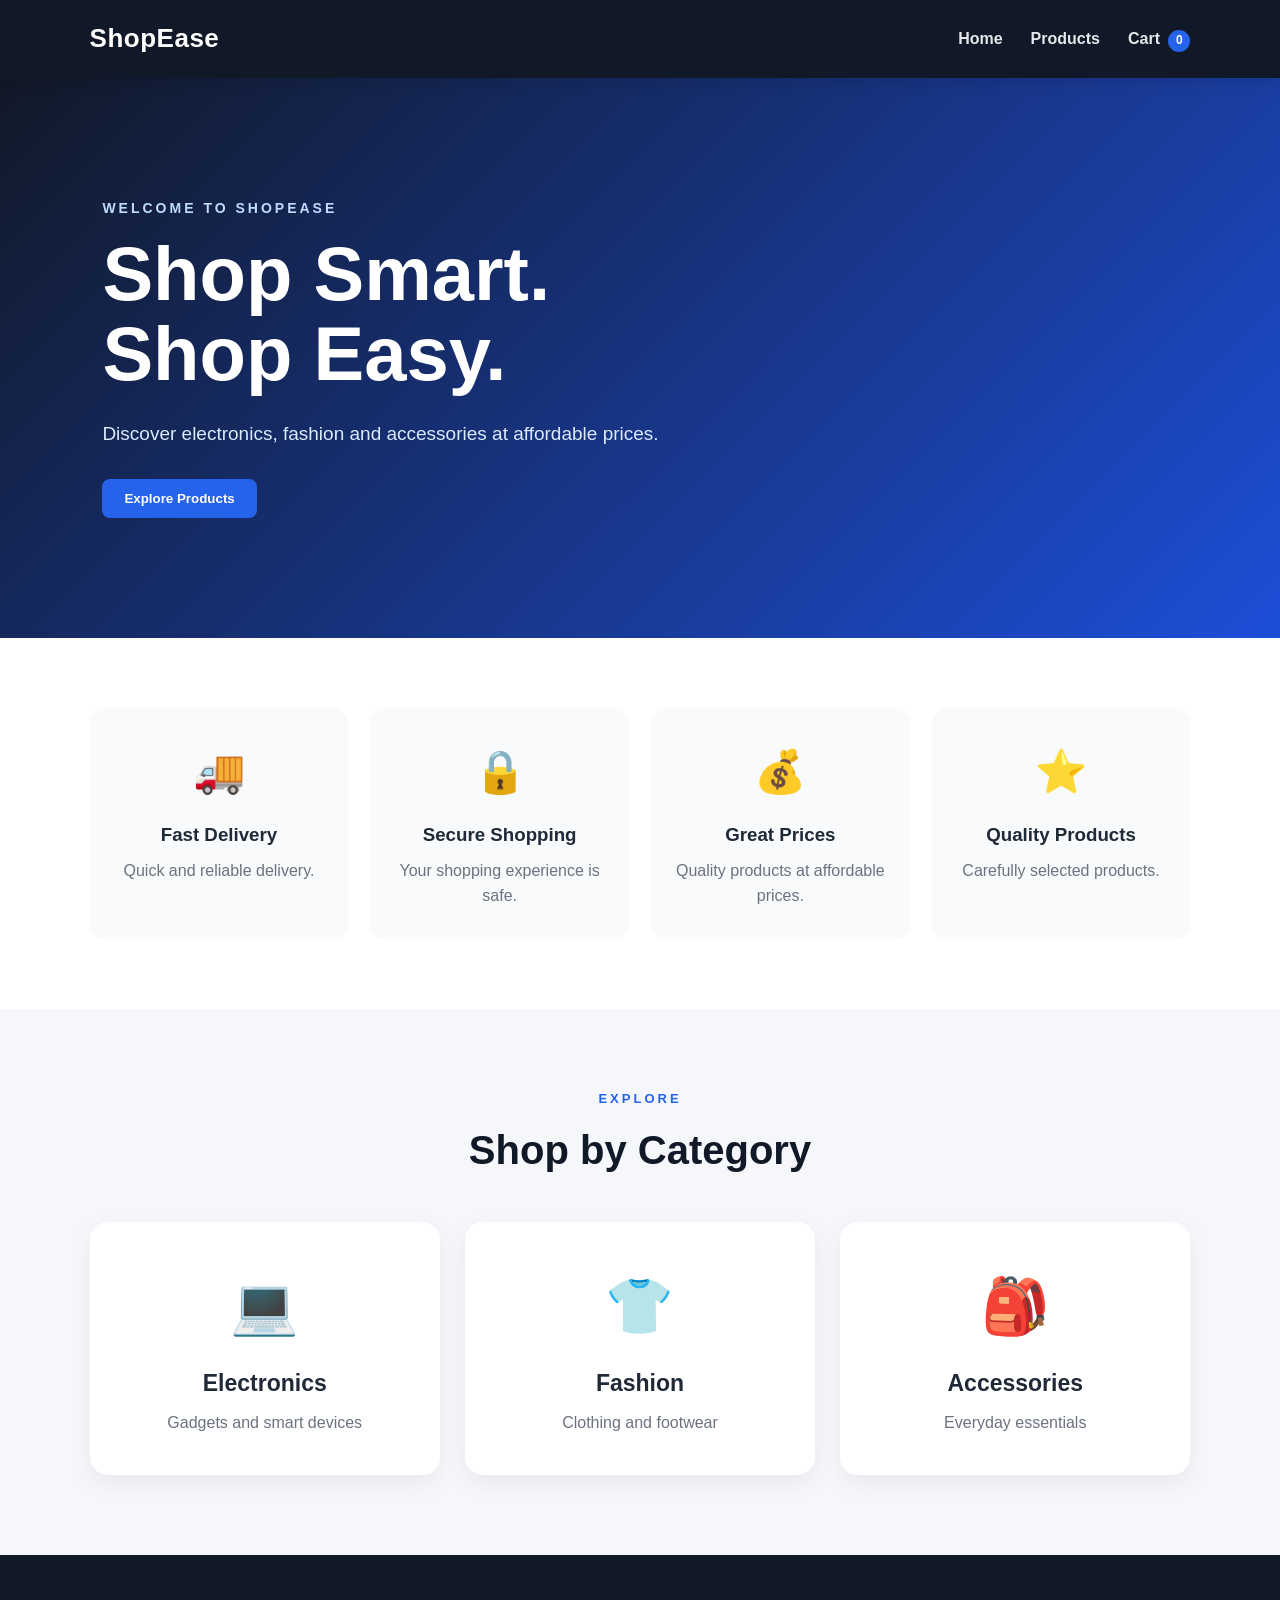
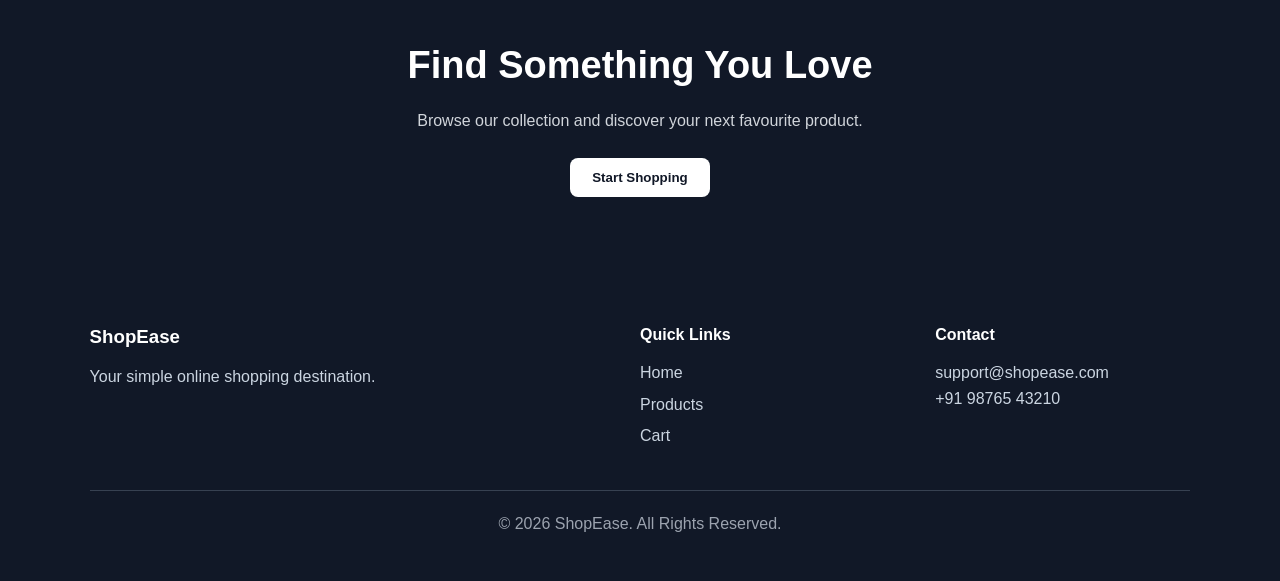
<file: index.html>
<!DOCTYPE html>
<html lang="en">

<head>

    <!-- Google Analytics 4 -->
    <script async src="https://www.googletagmanager.com/gtag/js?id=G-STXT0ZD5DV"></script>
    <script>
        window.dataLayer = window.dataLayer || [];

        function gtag() {
            dataLayer.push(arguments);
        }

        gtag('js', new Date());
        gtag('config', 'G-STXT0ZD5DV');
    </script>

    <meta charset="UTF-8">
    <meta name="viewport" content="width=device-width, initial-scale=1.0">

    <title>ShopEase - Online Shopping</title>

    <link rel="stylesheet" href="style.css">

</head>

<body>

<header>
    <nav class="navbar">

        <a href="index.html" class="logo">
            ShopEase
        </a>

        <div class="nav-links">
            <a href="index.html">Home</a>

            <a href="products.html">
                Products
            </a>

            <a href="cart.html">
                Cart
                <span id="cart-count">0</span>
            </a>
        </div>

    </nav>
</header>


<section class="hero">

    <div class="hero-content">

        <p class="hero-small">
            WELCOME TO SHOPEASE
        </p>

        <h1>
            Shop Smart.<br>
            Shop Easy.
        </h1>

        <p>
            Discover electronics, fashion and accessories
            at affordable prices.
        </p>

        <button
            type="button"
            class="button"
            onclick="goToProducts()">

            Explore Products

        </button>

    </div>

</section>


<section class="features">

    <div class="feature">
        <div class="feature-icon">🚚</div>

        <h3>Fast Delivery</h3>

        <p>
            Quick and reliable delivery.
        </p>
    </div>


    <div class="feature">
        <div class="feature-icon">🔒</div>

        <h3>Secure Shopping</h3>

        <p>
            Your shopping experience is safe.
        </p>
    </div>


    <div class="feature">
        <div class="feature-icon">💰</div>

        <h3>Great Prices</h3>

        <p>
            Quality products at affordable prices.
        </p>
    </div>


    <div class="feature">
        <div class="feature-icon">⭐</div>

        <h3>Quality Products</h3>

        <p>
            Carefully selected products.
        </p>
    </div>

</section>


<section class="categories">

    <div class="section-heading">

        <p>EXPLORE</p>

        <h2>
            Shop by Category
        </h2>

    </div>


    <div class="category-container">

        <a
            href="products.html?category=Electronics"
            class="category-card"
            onclick="trackCategoryClick('Electronics')">

            <div class="category-icon">
                💻
            </div>

            <h3>
                Electronics
            </h3>

            <p>
                Gadgets and smart devices
            </p>

        </a>


        <a
            href="products.html?category=Fashion"
            class="category-card"
            onclick="trackCategoryClick('Fashion')">

            <div class="category-icon">
                👕
            </div>

            <h3>
                Fashion
            </h3>

            <p>
                Clothing and footwear
            </p>

        </a>


        <a
            href="products.html?category=Accessories"
            class="category-card"
            onclick="trackCategoryClick('Accessories')">

            <div class="category-icon">
                🎒
            </div>

            <h3>
                Accessories
            </h3>

            <p>
                Everyday essentials
            </p>

        </a>

    </div>

</section>


<section class="cta">

    <h2>
        Find Something You Love
    </h2>

    <p>
        Browse our collection and discover your next favourite product.
    </p>

    <button
        type="button"
        class="button light-button"
        onclick="goToProducts()">

        Start Shopping

    </button>

</section>


<footer>

    <div class="footer-content">

        <div>

            <h3>
                ShopEase
            </h3>

            <p>
                Your simple online shopping destination.
            </p>

        </div>


        <div>

            <h4>
                Quick Links
            </h4>

            <a href="index.html">
                Home
            </a>

            <a href="products.html">
                Products
            </a>

            <a href="cart.html">
                Cart
            </a>

        </div>


        <div>

            <h4>
                Contact
            </h4>

            <p>
                support@shopease.com
            </p>

            <p>
                +91 98765 43210
            </p>

        </div>

    </div>


    <div class="copyright">

        © 2026 ShopEase. All Rights Reserved.

    </div>

</footer>


<script src="script.js"></script>

<script>

function goToProducts() {

    window.location.href = "products.html";

}

</script>

</body>

</html>
</file>
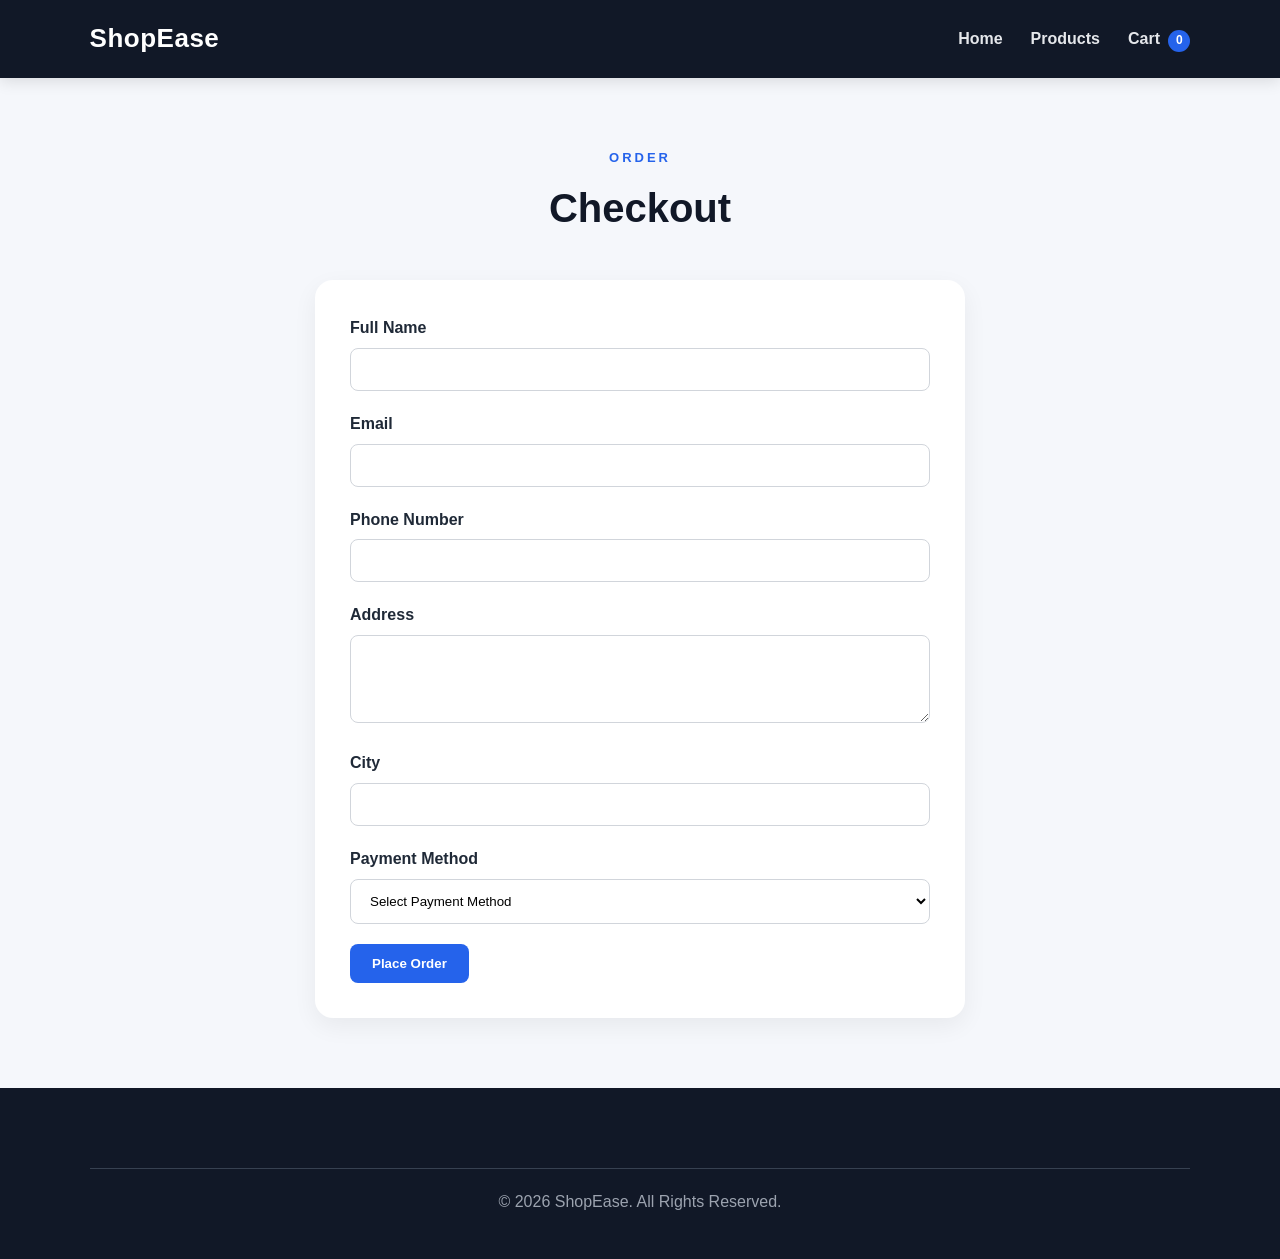
<file: cart.html>
<!DOCTYPE html>
<html lang="en">

<head>

    <!-- Google Analytics 4 -->
    <script async src="https://www.googletagmanager.com/gtag/js?id=G-STXT0ZD5DV"></script>

    <script>

        window.dataLayer = window.dataLayer || [];

        function gtag() {
            dataLayer.push(arguments);
        }

        gtag('js', new Date());

        gtag('config', 'G-STXT0ZD5DV');

    </script>


    <meta charset="UTF-8">

    <meta
        name="viewport"
        content="width=device-width, initial-scale=1.0">

    <title>
        Checkout - ShopEase
    </title>

    <link
        rel="stylesheet"
        href="style.css">

</head>


<body>


<header>

    <nav class="navbar">

        <a
            href="index.html"
            class="logo">

            ShopEase

        </a>


        <div class="nav-links">

            <a href="index.html">
                Home
            </a>

            <a href="products.html">
                Products
            </a>

            <a href="cart.html">

                Cart

                <span id="cart-count">
                    0
                </span>

            </a>

        </div>

    </nav>

</header>


<section class="checkout-section">

    <div class="section-heading">

        <p>
            ORDER
        </p>

        <h1>
            Checkout
        </h1>

    </div>


    <form
        class="checkout-form"
        onsubmit="completePurchase(event)">


        <div class="form-group">

            <label for="customer-name">
                Full Name
            </label>

            <input
                type="text"
                id="customer-name"
                required>

        </div>


        <div class="form-group">

            <label for="customer-email">
                Email
            </label>

            <input
                type="email"
                id="customer-email"
                required>

        </div>


        <div class="form-group">

            <label for="customer-phone">
                Phone Number
            </label>

            <input
                type="tel"
                id="customer-phone"
                required>

        </div>


        <div class="form-group">

            <label for="customer-address">
                Address
            </label>

            <textarea
                id="customer-address"
                rows="4"
                required>
            </textarea>

        </div>


        <div class="form-group">

            <label for="customer-city">
                City
            </label>

            <input
                type="text"
                id="customer-city"
                required>

        </div>


        <div class="form-group">

            <label for="payment-method">
                Payment Method
            </label>

            <select
                id="payment-method"
                required>

                <option value="">
                    Select Payment Method
                </option>

                <option value="UPI">
                    UPI
                </option>

                <option value="Credit Card">
                    Credit Card
                </option>

                <option value="Debit Card">
                    Debit Card
                </option>

                <option value="Cash on Delivery">
                    Cash on Delivery
                </option>

            </select>

        </div>


        <button
            type="submit"
            class="button">

            Place Order

        </button>


    </form>

</section>


<footer>

    <div class="copyright">

        © 2026 ShopEase. All Rights Reserved.

    </div>

</footer>


<script src="script.js"></script>


</body>

</html>
</file>
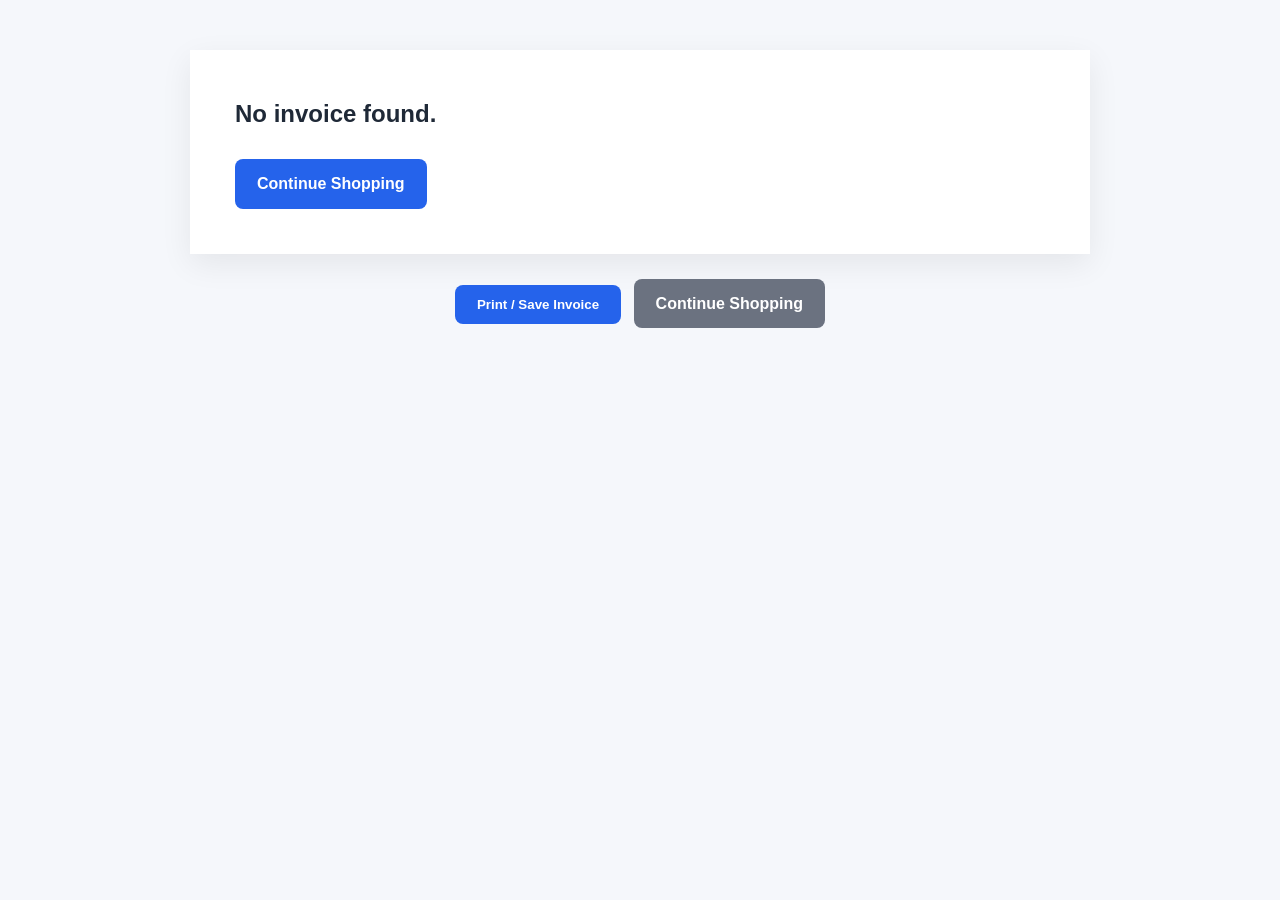
<file: invoice.html>
<!DOCTYPE html>
<html lang="en">

<head>

    <!-- Google Analytics 4 -->
    <script async src="https://www.googletagmanager.com/gtag/js?id=G-STXT0ZD5DV"></script>

    <script>

        window.dataLayer = window.dataLayer || [];

        function gtag() {
            dataLayer.push(arguments);
        }

        gtag('js', new Date());

        gtag('config', 'G-STXT0ZD5DV');

    </script>


    <meta charset="UTF-8">

    <meta
        name="viewport"
        content="width=device-width, initial-scale=1.0">

    <title>
        Invoice - ShopEase
    </title>

    <link
        rel="stylesheet"
        href="style.css">

</head>


<body>


<section class="invoice-section">

    <div
        id="invoice"
        class="invoice">

    </div>


    <div class="invoice-actions">

        <button
            type="button"
            class="button"
            onclick="window.print()">

            Print / Save Invoice

        </button>


        <a
            href="products.html"
            class="button secondary-button">

            Continue Shopping

        </a>

    </div>

</section>


<script src="script.js"></script>

<script>

    generateInvoice();

</script>


</body>

</html>
</file>
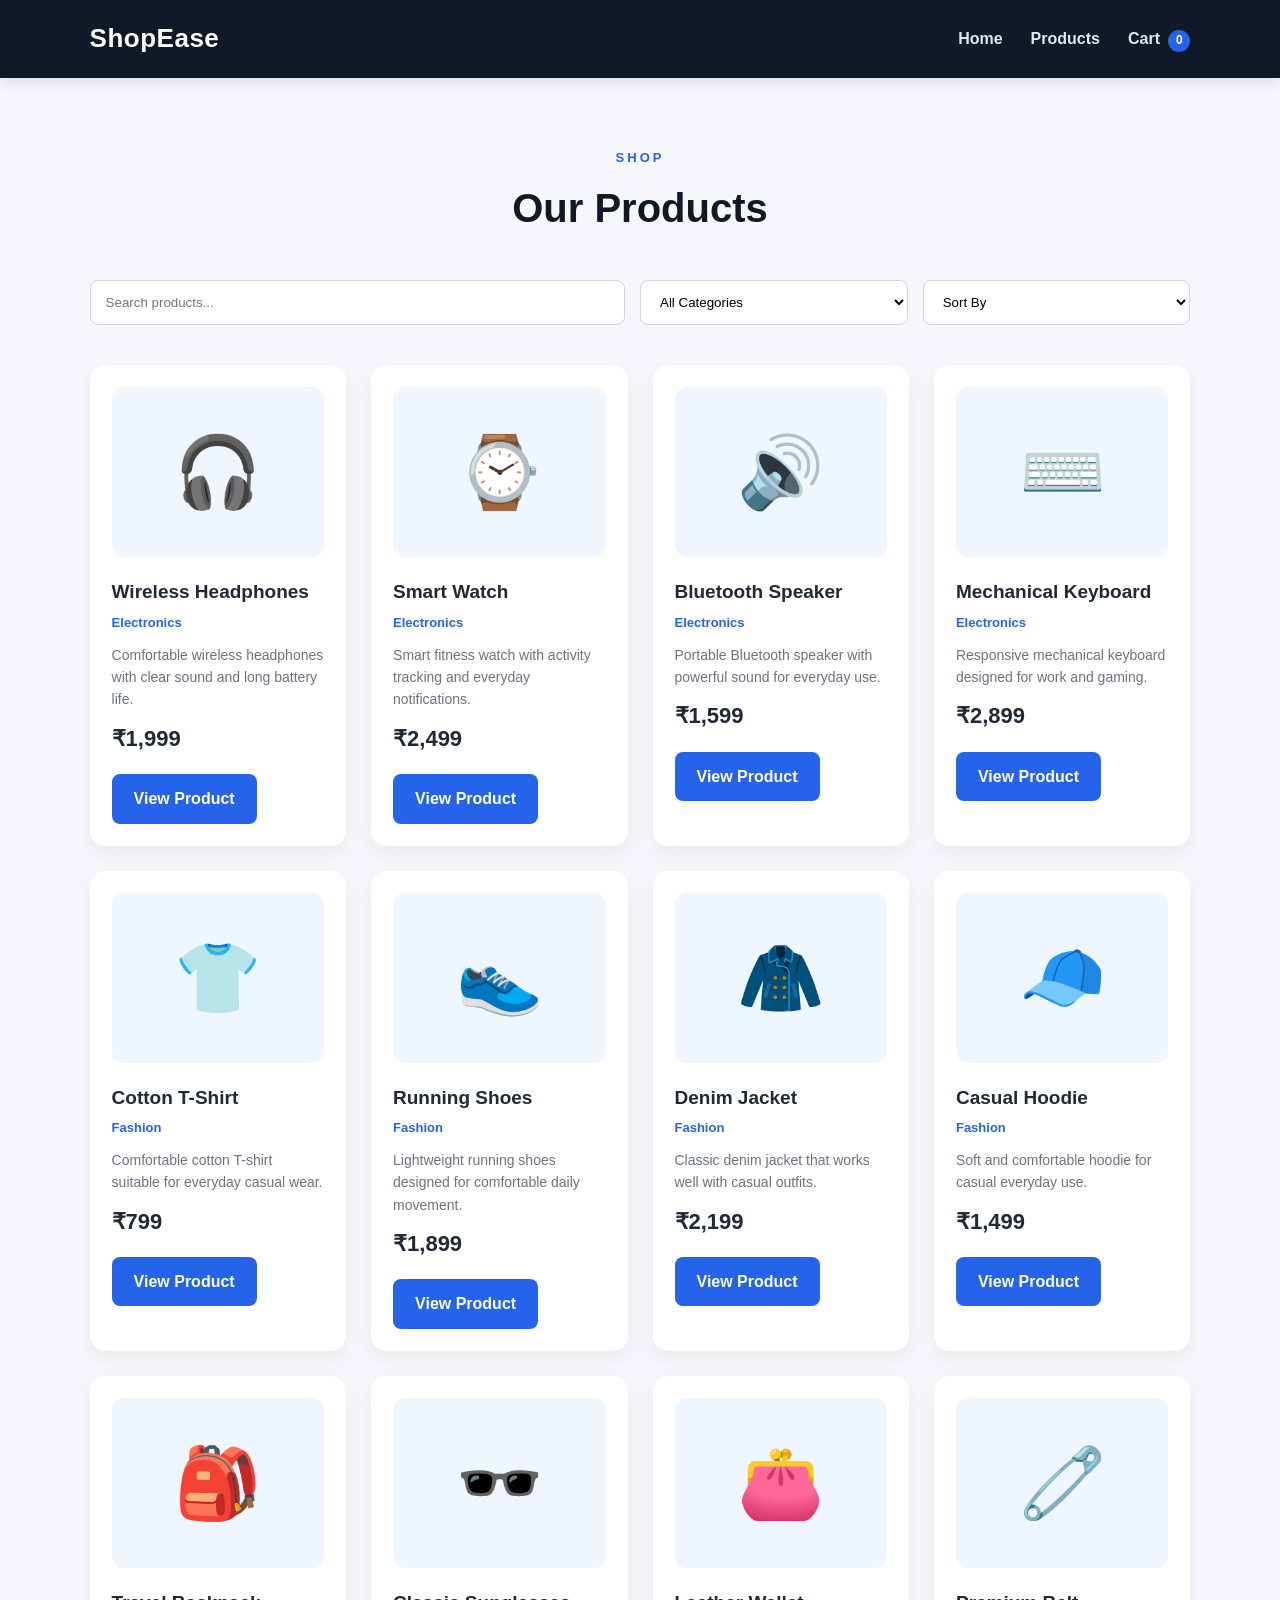
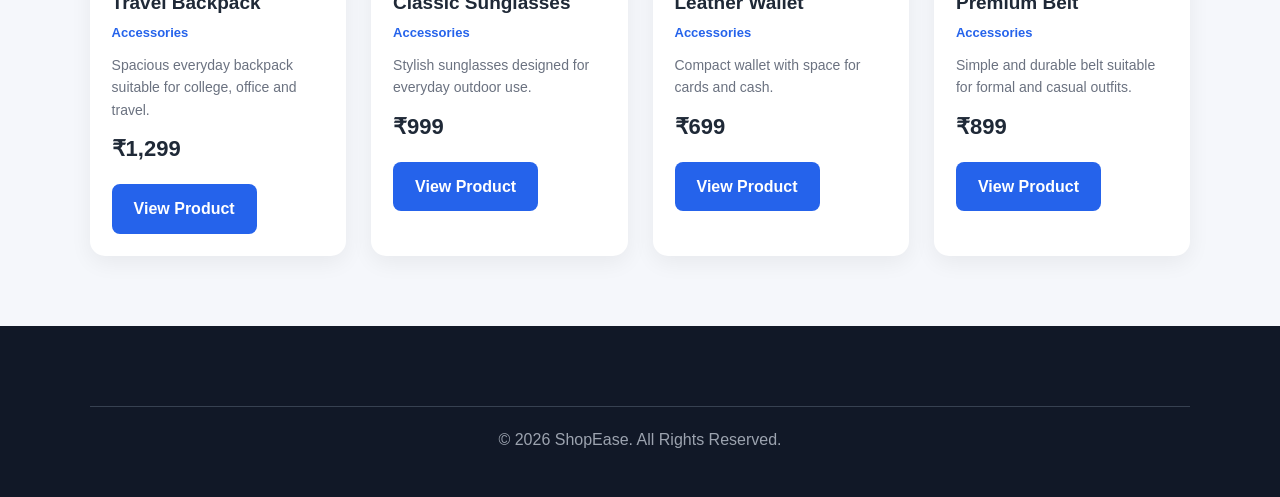
<file: products.html>
<!DOCTYPE html>
<html lang="en">

<head>

    <!-- Google Analytics 4 -->
    <script async src="https://www.googletagmanager.com/gtag/js?id=G-STXT0ZD5DV"></script>

    <script>

        window.dataLayer = window.dataLayer || [];

        function gtag() {
            dataLayer.push(arguments);
        }

        gtag('js', new Date());

        gtag('config', 'G-STXT0ZD5DV');

    </script>


    <meta charset="UTF-8">

    <meta
        name="viewport"
        content="width=device-width, initial-scale=1.0">

    <title>
        Products - ShopEase
    </title>

    <link
        rel="stylesheet"
        href="style.css">

</head>


<body>


<header>

    <nav class="navbar">

        <a
            href="index.html"
            class="logo">

            ShopEase

        </a>


        <div class="nav-links">

            <a href="index.html">
                Home
            </a>

            <a href="products.html">
                Products
            </a>

            <a href="cart.html">

                Cart

                <span id="cart-count">
                    0
                </span>

            </a>

        </div>

    </nav>

</header>


<section class="products-section">

    <div class="section-heading">

        <p>
            SHOP
        </p>

        <h1>
            Our Products
        </h1>

    </div>


    <div class="search-area">

        <input
            type="text"
            id="search-input"
            placeholder="Search products..."
            onkeyup="filterProducts()">


        <select
            id="category-filter"
            onchange="filterProducts()">

            <option value="All">
                All Categories
            </option>

            <option value="Electronics">
                Electronics
            </option>

            <option value="Fashion">
                Fashion
            </option>

            <option value="Accessories">
                Accessories
            </option>

        </select>


        <select
            id="sort-products"
            onchange="sortProducts()">

            <option value="default">
                Sort By
            </option>

            <option value="low">
                Price: Low to High
            </option>

            <option value="high">
                Price: High to Low
            </option>

        </select>

    </div>


    <div
        id="product-container"
        class="product-container">

    </div>


    <p
        id="no-products"
        class="no-products">

        No products found.

    </p>

</section>


<footer>

    <div class="copyright">

        © 2026 ShopEase. All Rights Reserved.

    </div>

</footer>


<script src="script.js"></script>

<script>

    displayProducts();

    initializeCategoryFromURL();

</script>


</body>

</html>
</file>
<file: style.css>
/* =====================================================
   SHOPEASE - MAIN STYLESHEET
===================================================== */


/* RESET */

* {
    margin: 0;
    padding: 0;
    box-sizing: border-box;
}


html {
    scroll-behavior: smooth;
}


body {
    font-family:
        Arial,
        Helvetica,
        sans-serif;

    background: #f5f7fb;

    color: #1f2937;

    line-height: 1.6;
}


a {
    text-decoration: none;

    color: inherit;
}


button,
input,
select,
textarea {
    font-family: inherit;
}


/* =====================================================
   NAVBAR
===================================================== */

.navbar {

    background: #111827;

    color: white;

    display: flex;

    align-items: center;

    justify-content: space-between;

    padding:
        18px
        7%;

    position: sticky;

    top: 0;

    z-index: 1000;

    box-shadow:
        0 3px 15px
        rgba(0, 0, 0, 0.12);

}


.logo {

    font-size: 26px;

    font-weight: 800;

    letter-spacing: 0.5px;

}


.nav-links {

    display: flex;

    gap: 28px;

    align-items: center;

}


.nav-links a {

    color: #e5e7eb;

    font-weight: 600;

    transition: 0.2s;

}


.nav-links a:hover {

    color: white;

}


#cart-count {

    display: inline-flex;

    align-items: center;

    justify-content: center;

    min-width: 22px;

    height: 22px;

    padding: 0 5px;

    margin-left: 4px;

    background: #2563eb;

    color: white;

    border-radius: 50%;

    font-size: 12px;

}


/* =====================================================
   HERO
===================================================== */

.hero {

    min-height: 560px;

    display: flex;

    align-items: center;

    padding:
        70px 8%;

    background:
        linear-gradient(
            135deg,
            #111827,
            #1d4ed8
        );

    color: white;

}


.hero-content {

    max-width: 700px;

}


.hero-small {

    font-size: 14px;

    letter-spacing: 3px;

    font-weight: bold;

    margin-bottom: 15px;

    color: #bfdbfe;

}


.hero h1 {

    font-size:
        clamp(45px, 7vw, 76px);

    line-height: 1.05;

    margin-bottom: 25px;

}


.hero p:not(.hero-small) {

    font-size: 19px;

    max-width: 600px;

    color: #dbeafe;

    margin-bottom: 30px;

}


/* =====================================================
   BUTTONS
===================================================== */

.button {

    display: inline-block;

    border: none;

    cursor: pointer;

    background: #2563eb;

    color: white;

    padding:
        12px 22px;

    border-radius: 8px;

    font-weight: 700;

    transition:
        transform 0.2s,
        background 0.2s;

}


.button:hover {

    background: #1d4ed8;

    transform:
        translateY(-2px);

}


.secondary-button {

    background: #6b7280;

    margin-left: 8px;

}


.secondary-button:hover {

    background: #4b5563;

}


.light-button {

    background: white;

    color: #111827;

}


.light-button:hover {

    background: #e5e7eb;

}


/* =====================================================
   FEATURES
===================================================== */

.features {

    padding:
        70px 7%;

    display: grid;

    grid-template-columns:
        repeat(4, 1fr);

    gap: 22px;

    background: white;

}


.feature {

    text-align: center;

    padding: 30px 20px;

    border-radius: 15px;

    background: #f8fafc;

}


.feature-icon {

    font-size: 42px;

    margin-bottom: 15px;

}


.feature h3 {

    margin-bottom: 8px;

}


.feature p {

    color: #6b7280;

}


/* =====================================================
   SECTION HEADINGS
===================================================== */

.section-heading {

    text-align: center;

    margin-bottom: 40px;

}


.section-heading p {

    color: #2563eb;

    font-size: 13px;

    letter-spacing: 3px;

    font-weight: 800;

    margin-bottom: 8px;

}


.section-heading h1,
.section-heading h2 {

    font-size: 40px;

    color: #111827;

}


/* =====================================================
   CATEGORIES
===================================================== */

.categories {

    padding:
        80px 7%;

}


.category-container {

    display: grid;

    grid-template-columns:
        repeat(3, 1fr);

    gap: 25px;

}


.category-card {

    background: white;

    border-radius: 18px;

    padding: 40px 25px;

    text-align: center;

    box-shadow:
        0 8px 25px
        rgba(0, 0, 0, 0.06);

    transition: 0.25s;

}


.category-card:hover {

    transform:
        translateY(-6px);

    box-shadow:
        0 15px 35px
        rgba(0, 0, 0, 0.1);

}


.category-icon {

    font-size: 55px;

    margin-bottom: 15px;

}


.category-card h3 {

    font-size: 23px;

    margin-bottom: 8px;

}


.category-card p {

    color: #6b7280;

}


/* =====================================================
   CTA
===================================================== */

.cta {

    padding:
        80px 7%;

    text-align: center;

    background: #111827;

    color: white;

}


.cta h2 {

    font-size: 38px;

    margin-bottom: 12px;

}


.cta p {

    color: #d1d5db;

    margin-bottom: 25px;

}


/* =====================================================
   PRODUCTS
===================================================== */

.products-section {

    padding:
        70px 7%;

    min-height: 70vh;

}


.search-area {

    display: grid;

    grid-template-columns:
        2fr 1fr 1fr;

    gap: 15px;

    margin-bottom: 40px;

}


.search-area input,
.search-area select,
.checkout-form input,
.checkout-form select,
.checkout-form textarea {

    width: 100%;

    padding: 13px 15px;

    border:
        1px solid #d1d5db;

    border-radius: 8px;

    background: white;

    outline: none;

}


.search-area input:focus,
.search-area select:focus,
.checkout-form input:focus,
.checkout-form select:focus,
.checkout-form textarea:focus {

    border-color: #2563eb;

}


.product-container {

    display: grid;

    grid-template-columns:
        repeat(4, 1fr);

    gap: 25px;

}


.product-card {

    background: white;

    border-radius: 15px;

    padding: 22px;

    box-shadow:
        0 7px 22px
        rgba(0, 0, 0, 0.06);

    transition: 0.25s;

}


.product-card:hover {

    transform:
        translateY(-5px);

}


.product-image {

    height: 170px;

    display: flex;

    align-items: center;

    justify-content: center;

    background: #eff6ff;

    border-radius: 12px;

    font-size: 70px;

    margin-bottom: 20px;

}


.product-card h3 {

    font-size: 19px;

    margin-bottom: 5px;

}


.product-category,
.detail-category {

    color: #2563eb;

    font-size: 13px;

    font-weight: 700;

}


.product-description {

    color: #6b7280;

    font-size: 14px;

    margin:
        10px 0;

}


.price {

    font-size: 22px;

    font-weight: 800;

    margin-bottom: 18px;

}


.no-products {

    display: none;

    text-align: center;

    color: #6b7280;

}


/* =====================================================
   PRODUCT DETAIL
===================================================== */

.product-detail-section {

    padding:
        80px 7%;

    min-height: 70vh;

}


.product-detail {

    max-width: 1000px;

    margin: auto;

    display: grid;

    grid-template-columns:
        1fr 1fr;

    gap: 50px;

    background: white;

    padding: 40px;

    border-radius: 20px;

    box-shadow:
        0 10px 30px
        rgba(0, 0, 0, 0.07);

}


.detail-image {

    min-height: 400px;

    display: flex;

    align-items: center;

    justify-content: center;

    font-size: 150px;

    background: #eff6ff;

    border-radius: 15px;

}


.detail-info {

    display: flex;

    flex-direction: column;

    justify-content: center;

}


.detail-info h1 {

    font-size: 42px;

    margin-bottom: 8px;

}


.detail-description {

    color: #6b7280;

    margin:
        20px 0;

}


.detail-price {

    font-size: 32px;

    font-weight: 800;

    margin-bottom: 25px;

}


.quantity-box {

    margin-bottom: 25px;

}


.quantity-box label {

    display: block;

    font-weight: 700;

    margin-bottom: 8px;

}


.quantity-box input {

    width: 100px;

    padding: 10px;

    border:
        1px solid #d1d5db;

    border-radius: 7px;

}


/* =====================================================
   CART
===================================================== */

.cart-section {

    padding:
        70px 7%;

    min-height: 70vh;

}


.cart-items {

    max-width: 1000px;

    margin:
        0 auto 30px;

}


.cart-item {

    display: grid;

    grid-template-columns:
        2fr 1fr 1fr auto;

    align-items: center;

    gap: 20px;

    padding: 20px;

    background: white;

    border-radius: 12px;

    margin-bottom: 12px;

    box-shadow:
        0 5px 18px
        rgba(0, 0, 0, 0.05);

}


.cart-product-name {

    font-weight: 700;

    font-size: 17px;

}


.cart-product-price {

    color: #6b7280;

    font-size: 13px;

}


.cart-quantity {

    color: #4b5563;

}


.remove-button {

    border: none;

    background: #fee2e2;

    color: #b91c1c;

    padding:
        8px 12px;

    border-radius: 7px;

    cursor: pointer;

    font-weight: 700;

}


.cart-summary {

    max-width: 500px;

    margin-left: auto;

    background: white;

    padding: 25px;

    border-radius: 15px;

    box-shadow:
        0 8px 25px
        rgba(0, 0, 0, 0.06);

}


.summary-row {

    display: flex;

    justify-content: space-between;

    padding:
        10px 0;

}


.total-row {

    border-top:
        1px solid #e5e7eb;

    margin-top: 8px;

    padding-top: 18px;

    font-size: 20px;

}


.checkout-button {

    display: block;

    text-align: center;

    margin-top: 20px;

}


.empty-cart {

    text-align: center;

    background: white;

    padding: 60px;

    border-radius: 15px;

}


/* =====================================================
   CHECKOUT
===================================================== */

.checkout-section {

    padding:
        70px 7%;

    min-height: 70vh;

}


.checkout-form {

    max-width: 650px;

    margin: auto;

    background: white;

    padding: 35px;

    border-radius: 18px;

    box-shadow:
        0 8px 25px
        rgba(0, 0, 0, 0.06);

}


.form-group {

    margin-bottom: 20px;

}


.form-group label {

    display: block;

    font-weight: 700;

    margin-bottom: 7px;

}


/* =====================================================
   INVOICE
===================================================== */

.invoice-section {

    padding:
        50px 7%;

    background: #f5f7fb;

    min-height: 100vh;

}


.invoice {

    max-width: 900px;

    margin: auto;

    background: white;

    padding: 45px;

    box-shadow:
        0 10px 30px
        rgba(0, 0, 0, 0.07);

}


.invoice-header {

    display: flex;

    justify-content: space-between;

    gap: 20px;

    border-bottom:
        2px solid #111827;

    padding-bottom: 25px;

}


.invoice-header h1 {

    font-size: 32px;

}


.invoice-meta {

    text-align: right;

}


.customer-details {

    padding:
        25px 0;

}


.invoice-table {

    width: 100%;

    border-collapse: collapse;

}


.invoice-table th,
.invoice-table td {

    padding: 13px;

    border-bottom:
        1px solid #e5e7eb;

    text-align: left;

}


.invoice-table th {

    background: #f3f4f6;

}


.invoice-totals {

    max-width: 350px;

    margin:
        30px 0 0 auto;

}


.invoice-total-row {

    display: flex;

    justify-content: space-between;

    padding: 8px 0;

}


.invoice-grand-total {

    border-top:
        2px solid #111827;

    margin-top: 10px;

    padding-top: 15px;

    font-size: 20px;

    font-weight: 800;

}


.invoice-thanks {

    text-align: center;

    margin-top: 45px;

    padding-top: 25px;

    border-top:
        1px solid #e5e7eb;

}


.invoice-actions {

    max-width: 900px;

    margin: 25px auto;

    text-align: center;

}


/* =====================================================
   FOOTER
===================================================== */

footer {

    background: #111827;

    color: white;

    padding:
        45px 7%;

}


.footer-content {

    display: grid;

    grid-template-columns:
        2fr 1fr 1fr;

    gap: 40px;

    max-width: 1200px;

    margin: auto;

}


.footer-content h3,
.footer-content h4 {

    margin-bottom: 12px;

}


.footer-content p {

    color: #cbd5e1;

}


.footer-content a {

    display: block;

    color: #cbd5e1;

    margin-bottom: 6px;

}


.copyright {

    text-align: center;

    margin-top: 35px;

    padding-top: 20px;

    border-top:
        1px solid #374151;

    color: #9ca3af;

}


/* =====================================================
   RESPONSIVE
===================================================== */

@media (max-width: 1000px) {

    .product-container {

        grid-template-columns:
            repeat(2, 1fr);

    }


    .features {

        grid-template-columns:
            repeat(2, 1fr);

    }

}


@media (max-width: 750px) {

    .navbar {

        flex-direction: column;

        gap: 15px;

    }


    .nav-links {

        gap: 15px;

        flex-wrap: wrap;

        justify-content: center;

    }


    .hero {

        min-height: 500px;

        padding:
            60px 7%;

    }


    .category-container {

        grid-template-columns: 1fr;

    }


    .search-area {

        grid-template-columns: 1fr;

    }


    .product-container {

        grid-template-columns: 1fr;

    }


    .product-detail {

        grid-template-columns: 1fr;

        padding: 25px;

    }


    .detail-image {

        min-height: 280px;

        font-size: 100px;

    }


    .cart-item {

        grid-template-columns: 1fr;

    }


    .footer-content {

        grid-template-columns: 1fr;

        text-align: center;

    }


    .invoice {

        padding: 25px;

    }


    .invoice-header {

        flex-direction: column;

    }


    .invoice-meta {

        text-align: left;

    }


    .invoice-table {

        font-size: 13px;

    }

}


@media print {

    body {

        background: white;

    }


    .invoice-section {

        padding: 0;

        background: white;

    }


    .invoice {

        box-shadow: none;

        max-width: none;

    }


    .invoice-actions {

        display: none;

    }

}
</file>
